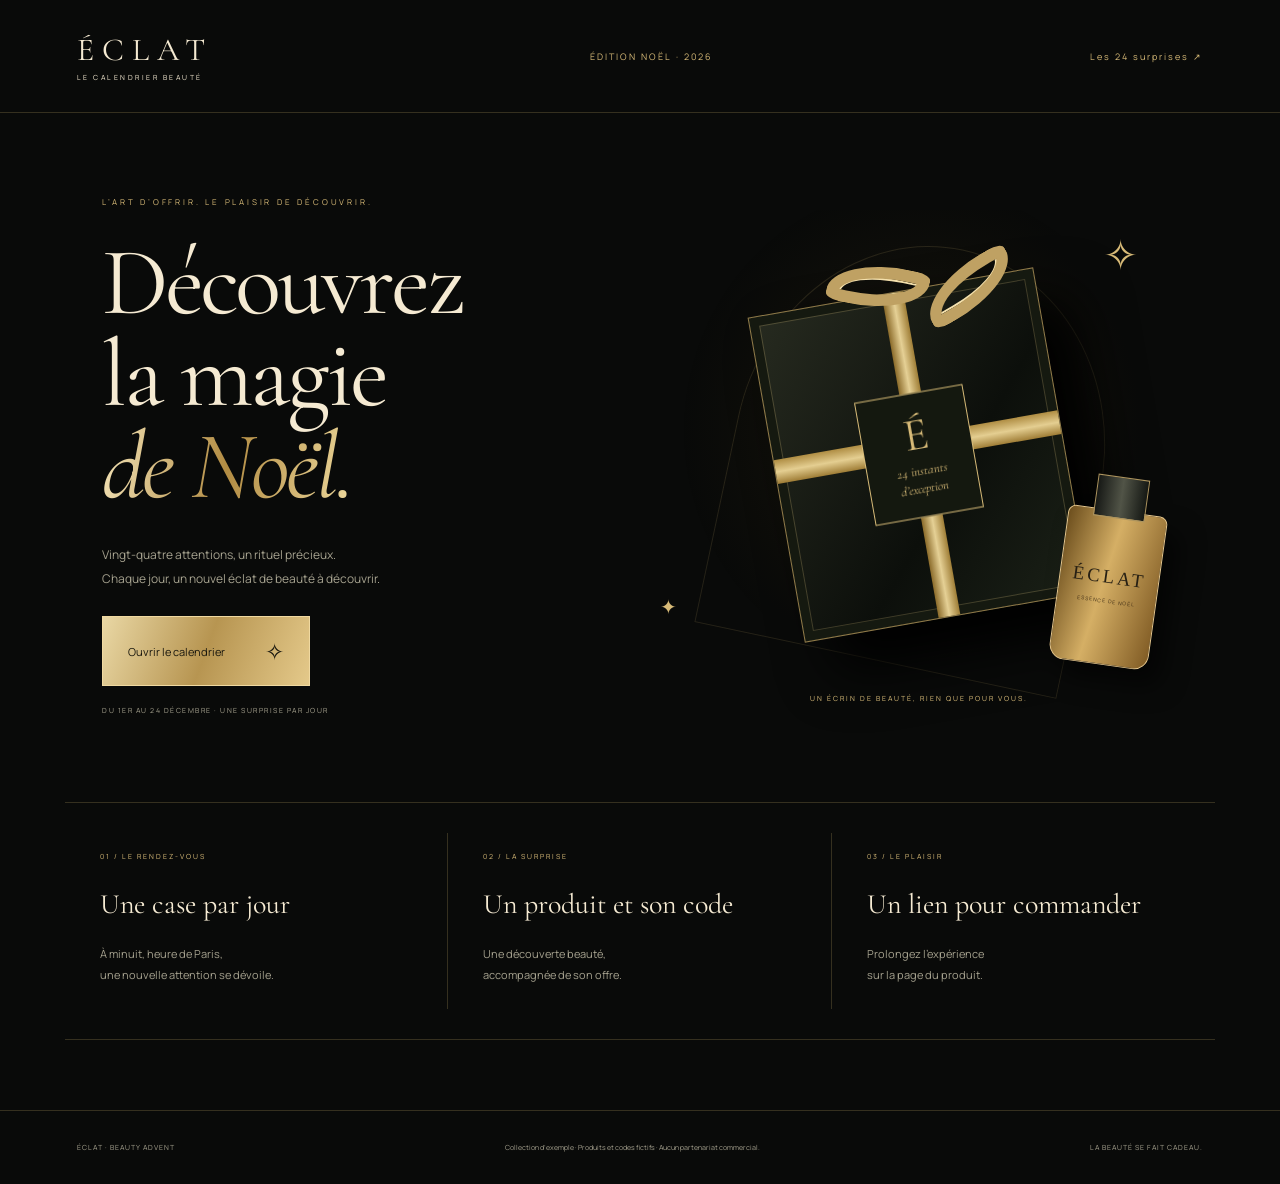
<file: index.html>
<!doctype html>
<html lang="fr"><head><meta charset="utf-8"><meta name="viewport" content="width=device-width,initial-scale=1"><meta name="theme-color" content="#090a09"><title>Éclat — La magie de Noël</title><meta name="description" content="24 rendez-vous beauté dans un écrin de Noël. Découvrez le produit du jour et son offre."><link rel="stylesheet" href="style.css"></head><body>
<div class="dust" aria-hidden="true"></div><header><a class="brand" href="index.html">ÉCLAT<span>LE CALENDRIER BEAUTÉ</span></a><span class="edition">ÉDITION NOËL · 2026</span><a href="calendrier.html" class="nav-link">Les 24 surprises ↗</a></header>
<main><section class="hero"><div class="hero-copy"><p class="eyebrow">L’ART D’OFFRIR. LE PLAISIR DE DÉCOUVRIR.</p><h1>Découvrez<br>la magie<br><em>de Noël.</em></h1><p class="intro">Vingt-quatre attentions, un rituel précieux.<br>Chaque jour, un nouvel éclat de beauté à découvrir.</p><a class="button" href="calendrier.html">Ouvrir le calendrier <span>✧</span></a><p class="caption">DU 1ER AU 24 DÉCEMBRE · UNE SURPRISE PAR JOUR</p></div><div class="coffret" aria-label="Coffret cadeau noir et or illustré"><div class="halo"></div><span class="star star-a">✧</span><span class="star star-b">✦</span><div class="box"><div class="ribbon-v"></div><div class="ribbon-h"></div><div class="seal">É<span>24 instants<br>d’exception</span></div></div><div class="bow left"></div><div class="bow right"></div><div class="bottle-decor"><span>ÉCLAT</span><small>ESSENCE DE NOËL</small></div><p class="art-caption">UN ÉCRIN DE BEAUTÉ, RIEN QUE POUR VOUS.</p></div></section><section class="rituals"><article><span>01 / LE RENDEZ-VOUS</span><h2>Une case par jour</h2><p>À minuit, heure de Paris,<br>une nouvelle attention se dévoile.</p></article><article><span>02 / LA SURPRISE</span><h2>Un produit et son code</h2><p>Une découverte beauté,<br>accompagnée de son offre.</p></article><article><span>03 / LE PLAISIR</span><h2>Un lien pour commander</h2><p>Prolongez l’expérience<br>sur la page du produit.</p></article></section></main><footer><span>ÉCLAT · BEAUTY ADVENT</span><p>Collection d’exemple · Produits et codes fictifs · Aucun partenariat commercial.</p><span>LA BEAUTÉ SE FAIT CADEAU.</span></footer><script src="effects.js"></script></body></html>
</file>
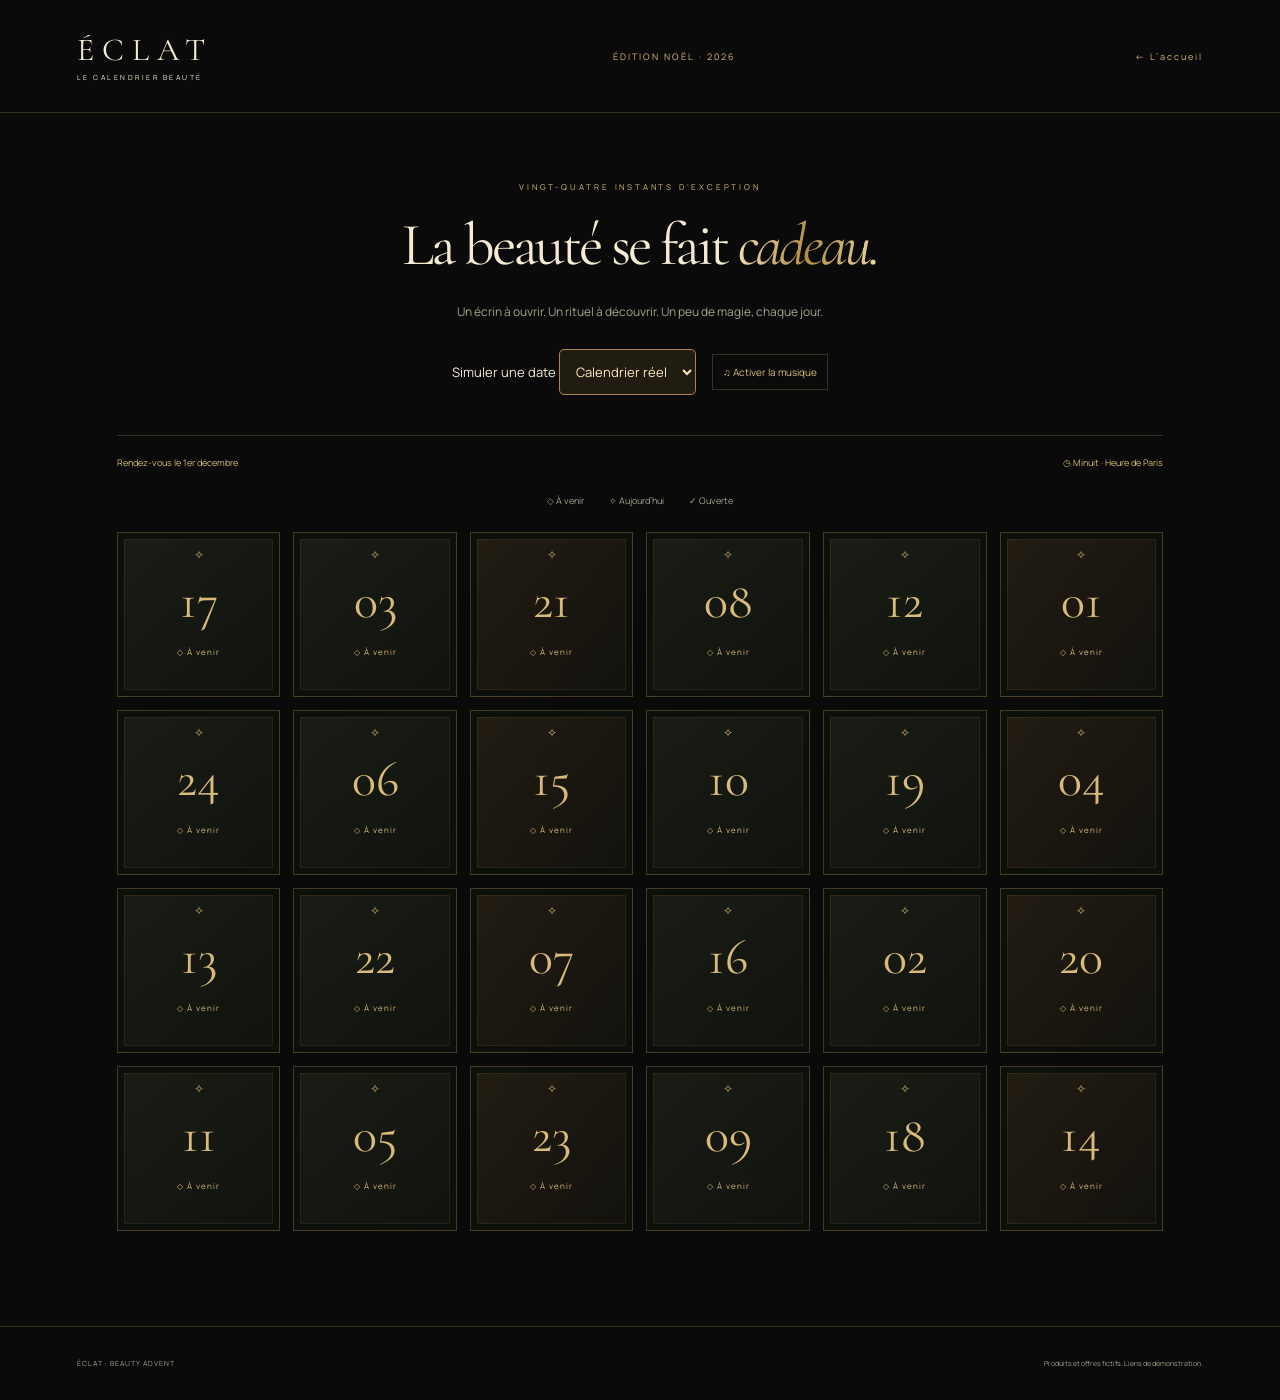
<file: calendrier.html>
<!doctype html><html lang="fr"><head><meta charset="utf-8"><meta name="viewport" content="width=device-width,initial-scale=1"><meta name="theme-color" content="#090a09"><title>Les 24 surprises — Éclat</title><link rel="stylesheet" href="style.css"></head><body><div class="dust" aria-hidden="true"></div><header><a class="brand" href="index.html">ÉCLAT<span>LE CALENDRIER BEAUTÉ</span></a><span class="edition">ÉDITION NOËL · 2026</span><a href="index.html" class="nav-link">← L’accueil</a></header><main class="calendar-page"><p class="eyebrow">VINGT-QUATRE INSTANTS D’EXCEPTION</p><h1>La beauté se fait <em>cadeau.</em></h1><p class="intro">Un écrin à ouvrir. Un rituel à découvrir. Un peu de magie, chaque jour.</p><div style="display:flex;gap:1rem;justify-content:center;flex-wrap:wrap;align-items:center"><label>Simuler une date <select id="simulation"><option value="">Calendrier réel</option></select></label><button id="music" class="copy" aria-pressed="false">♫ Activer la musique</button></div><div class="calendar-meta"><span id="publication" role="status">Chargement des surprises…</span><span>◷ Minuit · Heure de Paris</span></div><p id="preview" class="notice" hidden></p><div class="legend"><span>◇ À venir</span><span>✧ Aujourd’hui</span><span>✓ Ouverte</span></div><div class="grid" id="grid"></div><p id="ending" class="ending"></p></main><footer><span>ÉCLAT · BEAUTY ADVENT</span><p>Produits et offres fictifs. Liens de démonstration.</p></footer><dialog id="product"><button class="close" aria-label="Fermer la fiche">×</button><div id="product-body"></div></dialog><div id="toast" role="status"></div><script src="effects.js"></script><script src="app.js?v=dates-2"></script></body></html>
</file>
<file: style.css>
@import url('https://fonts.googleapis.com/css2?family=Cormorant+Garamond:ital,wght@0,400;0,500;0,600;1,400;1,500&family=Manrope:wght@400;500;600&display=swap');
:root{--bg:#090a09;--panel:#121410;--gold:#d8bb78;--light:#f5ead2;--muted:#a6a28f;--line:#bda36440}*{box-sizing:border-box}html{scroll-behavior:smooth}body{margin:0;background:var(--bg);color:var(--light);font:13px Manrope,Arial,sans-serif}a{color:inherit;text-decoration:none}button{font:inherit;cursor:pointer}a:focus-visible,button:focus-visible,input:focus-visible{outline:2px solid var(--gold);outline-offset:6px}header{display:flex;align-items:center;justify-content:space-between;gap:20px;padding:30px 6%;border-bottom:1px solid var(--line);position:relative;z-index:2}.brand{font:32px 'Cormorant Garamond',Georgia,serif;letter-spacing:8px}.brand span{display:block;font:7px Manrope,Arial,sans-serif;letter-spacing:2.5px;margin-top:4px}.edition,.nav-link{font-size:9px;letter-spacing:2px;color:var(--gold)}.hero{max-width:1380px;margin:auto;display:grid;grid-template-columns:1fr 1fr;gap:40px;padding:75px 8% 60px;align-items:center}.eyebrow{font-size:8px;letter-spacing:2.8px;color:var(--gold)}h1{font:clamp(64px,7.5vw,110px)/.96 'Cormorant Garamond',Georgia,serif;letter-spacing:-3px;margin:30px 0}em{font-weight:400;background:linear-gradient(100deg,#f5e6bb,#b28c43,#efdb9f);background-clip:text;-webkit-background-clip:text;color:transparent}.intro{color:var(--muted);line-height:2;font-size:12px;margin:25px 0}.button{display:inline-flex;justify-content:space-between;align-items:center;gap:40px;padding:18px 25px;color:#19170e;background:linear-gradient(110deg,#e9d7a4,#b79551,#e4c98a);border:1px solid #f0d9a1;font-size:11px}.button:hover{filter:brightness(1.12)}.button span{font-size:23px}.caption{font-size:7px;letter-spacing:1.5px;color:var(--muted);margin-top:20px}.coffret{position:relative;height:490px;display:grid;place-items:center;background:radial-gradient(ellipse at 50% 45%,#6a542029,transparent 65%)}.halo{position:absolute;width:370px;height:420px;border:1px solid #bda36428;border-radius:50% 50% 0 0;transform:rotate(12deg)}.box{position:relative;width:290px;height:330px;background:linear-gradient(130deg,#272b20,#0c0f0b 60%,#1b2117);border:1px solid #917c4a;transform:rotate(-10deg);box-shadow:30px 35px 55px #000, inset 0 0 0 9px #151910,inset 0 0 0 10px #cbb47444}.ribbon-v{position:absolute;left:47%;width:22px;height:100%;background:linear-gradient(90deg,#8b6b2a,#e5d095,#9f7e37)}.ribbon-h{position:absolute;top:44%;width:100%;height:24px;background:linear-gradient(#af8d43,#e4ce91,#9f7d36)}.seal{position:absolute;left:50%;top:50%;transform:translate(-50%,-50%);width:110px;height:125px;border:1px solid #d8bb78;background:#14180f;text-align:center;padding:12px;font:46px 'Cormorant Garamond',Georgia,serif;color:var(--gold)}.seal span{display:block;font:italic 13px 'Cormorant Garamond',Georgia,serif;line-height:1.4}.bow{position:absolute;top:54px;width:100px;height:45px;border:12px solid #bfa163;border-radius:80% 15%;box-shadow:inset 2px 2px #f4e0ac}.bow.left{left:calc(50% - 91px);transform:rotate(12deg)}.bow.right{left:50%;transform:rotate(150deg)}.bottle-decor{position:absolute;bottom:35px;right:20px;width:100px;height:155px;background:linear-gradient(100deg,#6c4e1d,#d5af65 45%,#805b24);border:1px solid #e7c78c;border-radius:8px 8px 15px 15px;box-shadow:15px 15px 25px #0008;text-align:center;padding-top:55px;transform:rotate(8deg)}.bottle-decor:before{content:'';position:absolute;width:50px;height:40px;top:-35px;left:24px;background:linear-gradient(90deg,#171916,#515447,#151814);border:1px solid #ac945f}.bottle-decor span{font:19px Georgia,serif;letter-spacing:3px;color:#272014}.bottle-decor small{display:block;font-size:5px;letter-spacing:1px;margin-top:10px;color:#3c2a13}.star{position:absolute;color:var(--gold);font-size:42px}.star-a{top:15px;right:40px}.star-b{left:0;bottom:80px;font-size:20px}.art-caption{position:absolute;bottom:-10px;font-size:7px;letter-spacing:2px;color:var(--gold)}.rituals{display:grid;grid-template-columns:repeat(3,1fr);max-width:1150px;margin:20px auto 70px;border-top:1px solid var(--line);border-bottom:1px solid var(--line);padding:30px 0}.rituals article{padding:12px 35px;border-right:1px solid var(--line)}.rituals article:last-child{border:0}.rituals article>span{font-size:7px;letter-spacing:2px;color:var(--gold)}h2{font:28px 'Cormorant Garamond',Georgia,serif}.rituals p{line-height:1.9;color:var(--muted);font-size:11px}footer{border-top:1px solid var(--line);padding:25px 6%;display:flex;gap:20px;align-items:center;justify-content:space-between;font-size:7px;letter-spacing:1px;color:var(--muted)}footer p{letter-spacing:0}.dust{position:fixed;inset:0;pointer-events:none;z-index:0;overflow:hidden}.dust i{position:absolute;top:-20px;width:2px;height:2px;background:#d8bb78;border-radius:50%;animation:fall linear infinite;opacity:0}@keyframes fall{0%{transform:translateY(0);opacity:0}15%,75%{opacity:.6}100%{transform:translate(35px,105vh);opacity:0}}main,footer{position:relative}.trail{position:fixed;color:var(--gold);pointer-events:none;z-index:30;animation:fade .7s forwards;font-size:12px}@keyframes fade{to{opacity:0;transform:translateY(18px) scale(.3)}}@media(pointer:fine){body,a,button{cursor:url("data:image/svg+xml,%3Csvg xmlns='http://www.w3.org/2000/svg' width='24' height='24' viewBox='0 0 24 24'%3E%3Cpath fill='%23d8bb78' d='m12 0 3 8 9 4-9 3-3 9-4-9-8-3 8-4z'/%3E%3C/svg%3E") 12 12,auto}}@media(max-width:700px){header{padding:24px 6%}.edition{display:none}.brand{font-size:26px}.nav-link{font-size:8px;letter-spacing:1px}.hero{grid-template-columns:1fr;padding:45px 7% 35px;gap:20px}h1{font-size:76px}.coffret{height:380px;max-width:400px;width:100%;margin:auto}.box{width:230px;height:260px}.halo{width:270px;height:330px}.bow{top:27px}.bottle-decor{right:5px;bottom:20px;transform:scale(.8) rotate(8deg)}.rituals{grid-template-columns:1fr;margin:30px 7%}.rituals article{border-right:0;border-bottom:1px solid var(--line);padding:20px 10px}.rituals h2{margin:12px 0}.rituals p br{display:none}footer{flex-wrap:wrap}footer>span:last-child{display:none}}@media(prefers-reduced-motion:reduce){html{scroll-behavior:auto}*,*:before,*:after{animation:none!important;transition:none!important}.dust,.trail,.sparkles{display:none!important}}
.calendar-page{max-width:1200px;margin:auto;padding:60px 6%;text-align:center}.calendar-page h1{font-size:60px;margin:25px 0}.calendar-meta{display:flex;justify-content:space-between;border-top:1px solid var(--line);padding-top:20px;margin:40px 0 15px;font-size:9px;color:var(--gold)}.legend{display:flex;justify-content:center;gap:25px;font-size:9px;color:var(--muted);margin:25px}.grid{display:grid;grid-template-columns:repeat(6,1fr);gap:13px}.door{position:relative;min-height:165px;background:linear-gradient(140deg,#1a1c15,#10120e);border:1px solid #aa8b454f;color:var(--gold);display:flex;flex-direction:column;align-items:center;justify-content:center;gap:15px;box-shadow:inset 0 0 0 6px #0d0f0b,inset 0 0 0 7px #a78a4120;transition:transform .2s,border-color .2s}.door:nth-child(3n){background:linear-gradient(130deg,#231d13,#12110d)}.door:hover{transform:translateY(-4px);border-color:var(--gold)}.door-star{position:absolute;top:13px;font-size:12px}.number{font:50px 'Cormorant Garamond',Georgia,serif}.door-label{font-size:8px;letter-spacing:1px}.door.today{background:linear-gradient(130deg,#ead7a7,#ae8d43);color:#17170e;box-shadow:inset 0 0 0 6px #c1a462,inset 0 0 0 7px #5d481b}.door.opened{border-color:#dac080}.door.opened:after{content:'✦';position:absolute;bottom:13px;right:13px;font-size:9px}.ending{font:italic 26px 'Cormorant Garamond',Georgia,serif;color:var(--gold);margin-top:35px}.notice{border:1px solid var(--gold);padding:15px;color:var(--gold);font-size:11px}dialog{position:fixed;width:min(460px,calc(100% - 28px));max-height:90dvh;overflow:auto;border:1px solid var(--gold);background:#10120e;color:var(--light);padding:35px;border-radius:2px;text-align:center;animation:zoom .35s ease-out}dialog::backdrop{background:#000b;backdrop-filter:blur(6px)}dialog h2{font-size:33px}.close{position:absolute;right:14px;top:10px;color:var(--gold);background:none;border:0;font-size:28px;z-index:3}@keyframes zoom{from{transform:scale(.8);opacity:0}to{transform:scale(1);opacity:1}}@media(max-width:700px){.calendar-page{padding:40px 5%}.calendar-page h1{font-size:45px;line-height:1.1;letter-spacing:-1px}.grid{grid-template-columns:repeat(3,1fr);gap:9px}.door{min-height:132px}.number{font-size:40px}.calendar-meta{font-size:8px;gap:15px}.legend{gap:15px;font-size:8px}.door-label{font-size:7px}}
.product-image{width:100%;height:220px;object-fit:contain;background:radial-gradient(ellipse,#a78a4122,transparent 70%)}.offer{color:var(--gold);font-size:12px}.code-row{display:flex;align-items:center;justify-content:space-between;gap:10px;border:1px dashed var(--gold);padding:13px;margin:22px 0}.code-row code{font-size:14px;letter-spacing:1px;overflow-wrap:anywhere}.copy{background:none;border:1px solid var(--line);color:var(--gold);padding:10px;font-size:10px}.command{display:flex;justify-content:center;width:100%}.sparkles{pointer-events:none;position:absolute;inset:0;overflow:hidden;z-index:4}.sparkles span{position:absolute;top:0;color:var(--gold);animation:sparkle 1.6s ease-in forwards;font-size:15px}@keyframes sparkle{0%{opacity:0;transform:translateY(0) scale(.3)}20%{opacity:1}100%{opacity:0;transform:translate(var(--drift),430px) rotate(140deg)}}#toast{position:fixed;bottom:15px;left:50%;transform:translateX(-50%);font-size:11px;color:var(--gold);z-index:10;background:#10120e}#toast:not(:empty){padding:12px;border:1px solid var(--line)}
.scratch-cover{padding:12px 0;color:var(--gold)}.scratch-cover canvas{display:block;width:100%;height:auto;touch-action:none;border-radius:8px;background:radial-gradient(ellipse,#5d4723,#18170e);margin:22px 0;cursor:crosshair}.scratch-cover p{color:var(--muted)}
.scratch-cover canvas{border:3px ridge #e5c47d;border-radius:14px;box-shadow:0 3px 0 #806328,0 9px 18px #0009,inset 0 2px 4px #fff9}select{padding:12px;background:#211c12;color:#ffeabc;border:1px solid #ab8844;border-radius:5px;font:inherit}
</file>
